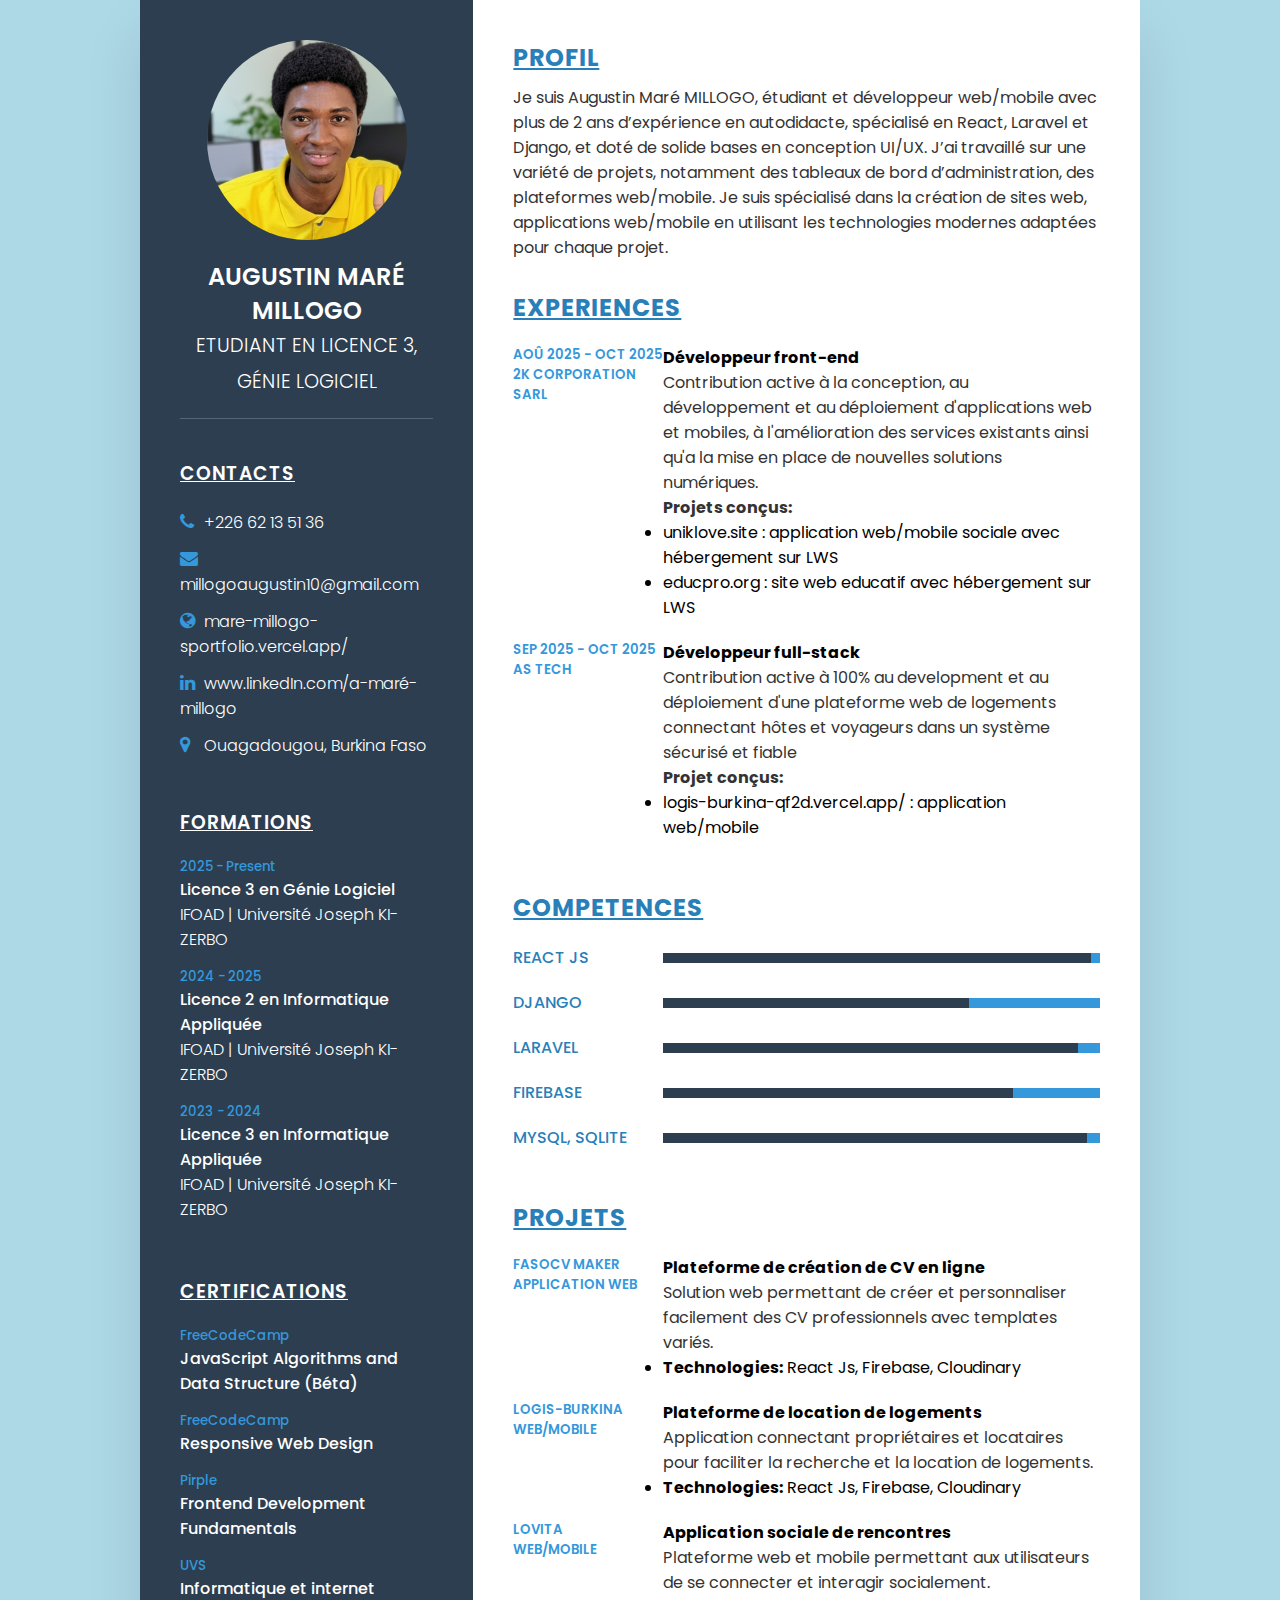
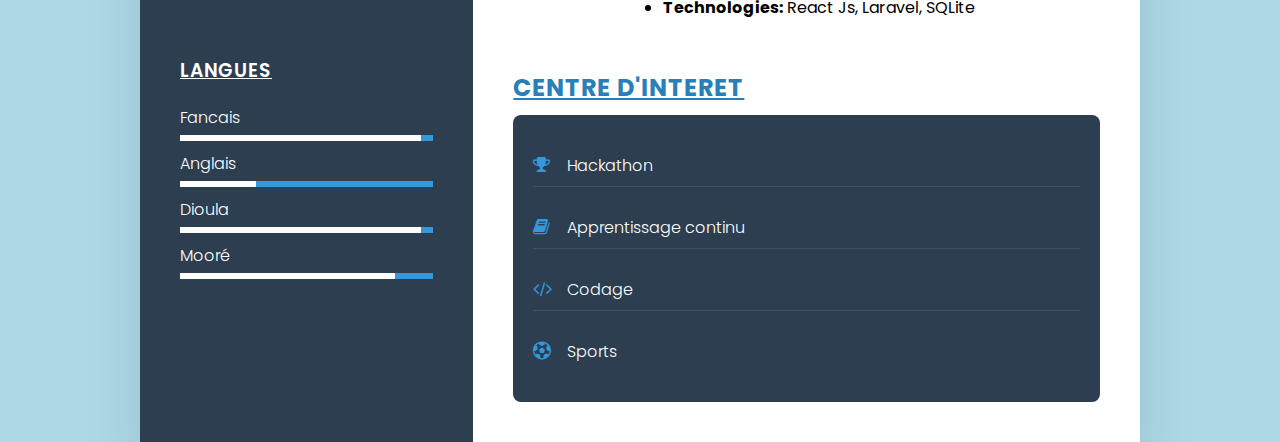
<file: CV-MILLOGO/index.html>
<!DOCTYPE html>
<html lang="en">
<head>
    <meta charset="UTF-8">
    <meta name="viewport" content="width=device-width, initial-scale=1.0">
    <link rel="stylesheet" href="style.css">
    <link rel="stylesheet" href="https://cdnjs.cloudflare.com/ajax/libs/font-awesome/4.7.0/css/font-awesome.css" 
    integrity="sha512-5A8nwdMOWrSz20fDsjczgUidUBR8liPYU+WymTZP1lmY9G6Oc7HlZv156XqnsgNUzTyMefFTcsFH/tnJE/+xBg==" 
    crossorigin="anonymous" referrerpolicy="no-referrer" />
    <title>CV-MILLOGO</title>
</head>
<body>
    <div class="container">
        <div class="left-side">
            <div class="profileTexte">
                <div class="imgBx">
                    <img src="assets/images/MILLOGO.jpg">
                </div>
                <h2>Augustin Maré MILLOGO<br><span>Etudiant en Licence 3, Génie Logiciel</span></h2>
            </div>
            <div class="contactInfo">
                <h3 class="title"><u class="souligne">Contacts</u></h3>
                <ul>
                    <li>
                        <span class="icon"><i class="fa fa-phone" aria-hidden="true"></i></span>
                        <span class="text">+226 62 13 51 36</span>
                    </li>
                    <li>
                        <span class="icon"><i class="fa fa-envelope" aria-hidden="true"></i></span>
                        <span class="text">millogoaugustin10@gmail.com</span>
                    </li>
                    <li>
                        <span class="icon"><i class="fa fa-globe" aria-hidden="true"></i></span>
                        <span class="text">mare-millogo-sportfolio.vercel.app/</span>
                    </li>
                    <li>
                        <span class="icon"><i class="fa fa-linkedin" aria-hidden="true"></i></span>
                        <span class="text">www.linkedIn.com/a-maré-millogo</span>
                    </li>
                    <li>
                        <span class="icon"><i class="fa fa-map-marker" aria-hidden="true"></i></span>
                        <span class="text">Ouagadougou, Burkina Faso</span>
                    </li>
                </ul>
            </div>
            <div class="contactInfo education">
                <h3 class="title"><u>Formations</u></h3>
                <ul>
                    <li>
                        <h5>2025 - Present</h5>
                        <h4>Licence 3 en Génie Logiciel</h4>
                        <h4>IFOAD | Université Joseph KI-ZERBO</h4>
                    </li>
                    <li>
                        <h5>2024 - 2025</h5>
                        <h4>Licence 2 en Informatique Appliquée</h4>
                        <h4>IFOAD | Université Joseph KI-ZERBO</h4>
                    </li>
                    <li>
                        <h5>2023 - 2024</h5>
                        <h4>Licence 3 en Informatique Appliquée</h4>
                        <h4>IFOAD | Université Joseph KI-ZERBO</h4>
                    </li>
                </ul>
            </div>

            <div class="contactInfo education">
                <h3 class="title"><u class="souligne">Certifications</u></h3>
                <ul>
                    <li>
                        <h5>FreeCodeCamp</h5>
                        <h4>JavaScript Algorithms and Data Structure (Béta)</h4>
                    </li>
                    <li>
                        <h5>FreeCodeCamp</h5>
                        <h4>Responsive Web Design</h4>
                    </li>
                    <li>
                        <h5>Pirple</h5>
                        <h4>Frontend Development Fundamentals</h4>
                    </li>
                    <li>
                        <h5>UVS</h5>
                        <h4>Informatique et internet</h4>
                    </li>
                </ul>
            </div>

            <div class="contactInfo language">
                <h3 class="title"><u class="souligne">Langues</u></h3>
                <ul>
                    <li>
                        <span class="text">Fancais</span>
                        <span class="percent">
                            <div style="width: 95%;"></div>
                        </span>
                    </li>
                    <li>
                        <span class="text">Anglais</span>
                        <span class="percent">
                            <div style="width: 30%;"></div>
                        </span>
                    </li>
                    <li>
                        <span class="text">Dioula</span>
                        <span class="percent">
                            <div style="width: 95%;"></div>
                        </span>
                    </li>
                    <li>
                        <span class="text">Mooré</span>
                        <span class="percent">
                            <div style="width: 85%;"></div>
                        </span>
                    </li>
                </ul>
            </div>

            
        </div>
        <div class="right-side">
            <div class="about">
                <h2 class="title2"> <u class="souligne">Profil</u></h2>
                <p class="para">Je suis Augustin Maré MILLOGO, étudiant et développeur web/mobile
                    avec plus de 2 ans d’expérience en autodidacte, spécialisé en React,
                    Laravel et Django, et doté de solide bases en conception UI/UX. J’ai
                    travaillé sur une variété de projets, notamment des tableaux de bord
                    d’administration, des plateformes web/mobile. Je suis spécialisé dans la
                    création de sites web, applications web/mobile en utilisant les
                    technologies modernes adaptées pour chaque projet.</p>
                    <h2 class="title2"><u class="souligne">Experiences</u></h2>
                    <div class="box">
                    <div class="year_company">
                        <h5>Aoû 2025 - Oct 2025</h5>
                        <h5>2K CORPORATION SARL</h5>
                    </div>
                    <div class="text">
                        <h4>Développeur front-end</h4>
                        <p>Contribution active à la conception,
                            au développement et au
                            déploiement d'applications web et
                            mobiles, à l'amélioration des
                            services existants ainsi qu'a la mise
                            en place de nouvelles solutions
                            numériques. <br>
                        <b>Projets conçus: <br></b>
                        <ul>
                            <li>uniklove.site : application
                                web/mobile sociale avec
                                hébergement sur LWS</li>
                                <li>educpro.org : site web educatif
                                    avec hébergement sur LWS</li>
                        </ul></p>
                    </div>
                </div>
                <div class="box">
                    <div class="year_company">
                        <h5>Sep 2025 - Oct 2025</h5>
                        <h5>AS Tech</h5>
                    </div>
                    <div class="text">
                        <h4>Développeur full-stack</h4>
                        <p>Contribution active à 100% au
                            development et au déploiement
                            d'une plateforme web de logements
                            connectant hôtes et voyageurs
                            dans un système sécurisé et fiable<br>
                            <b>Projet conçus: <br></b>
                            <ul>
                                <li>logis-burkina-qf2d.vercel.app/ :
                                    application web/mobile</li>
                                    
                            </ul></p>
                    </div>
                </div>
                
            </div>
            <div class="about skills">
                <h2 class="title2"><u class="souligne">Competences</u></h2>
                <div class="box">
                    <h4>React js</h4>
                    <div class="percent">
                        <div style="width: 98%;"></div>
                    </div>
                </div>
                <div class="box">
                    <h4>Django</h4>
                    <div class="percent">
                        <div style="width: 70%;"></div>
                    </div>
                </div>
                <div class="box">
                    <h4>Laravel</h4>
                    <div class="percent">
                        <div style="width: 95%;"></div>
                    </div>
                </div>
                <div class="box">
                    <h4>Firebase</h4>
                    <div class="percent">
                        <div style="width: 80%;"></div>
                    </div>
                </div>
                <div class="box">
                    <h4>MySQL, SQLite</h4>
                    <div class="percent">
                        <div style="width: 97%;"></div>
                    </div>
                </div>
            </div>

            <div class="about projects">
                <h2 class="title2"><u class="souligne">Projets</u></h2>
                <div class="box">
                    <div class="year_company">
                        <h5>FasoCv Maker</h5>
                        <h5>Application Web</h5>
                    </div>
                    <div class="text">
                        <h4>Plateforme de création de CV en ligne</h4>
                        <p>Solution web permettant de créer et personnaliser facilement des CV professionnels avec templates variés.</p>
                        <ul>
                            <li><strong>Technologies:</strong> React Js, Firebase, Cloudinary</li>
                        </ul>
                    </div>
                </div>
                
                <div class="box">
                    <div class="year_company">
                        <h5>Logis-Burkina</h5>
                        <h5>Web/Mobile</h5>
                    </div>
                    <div class="text">
                        <h4>Plateforme de location de logements</h4>
                        <p>Application connectant propriétaires et locataires pour faciliter la recherche et la location de logements.</p>
                        <ul>
                            <li><strong>Technologies:</strong> React Js, Firebase, Cloudinary</li>
                        </ul>
                    </div>
                </div>
                
                <div class="box">
                    <div class="year_company">
                        <h5>Lovita</h5>
                        <h5>Web/Mobile</h5>
                    </div>
                    <div class="text">
                        <h4>Application sociale de rencontres</h4>
                        <p>Plateforme web et mobile permettant aux utilisateurs de se connecter et interagir socialement.</p>
                        <ul>
                            <li><strong>Technologies:</strong> React Js, Laravel, SQLite</li>
                        </ul>
                    </div>
                </div>
            </div>
            <div class="about interest">
                <h2 class="title2"><u class="souligne">Centre d'interet</u></h2>
                <div class="interest-left-style">
                    <ul>
                        <li><i class="fa fa-trophy" aria-hidden="true"></i> Hackathon</li>
                        <li><i class="fa fa-book" aria-hidden="true"></i> Apprentissage continu</li>
                        <li><i class="fa fa-code" aria-hidden="true"></i> Codage</li>
                        <li><i class="fa fa-futbol-o" aria-hidden="true"></i> Sports</li>
                    </ul>
                </div>
            </div>
        </div>
    </div>
</body>
</html>
</file>
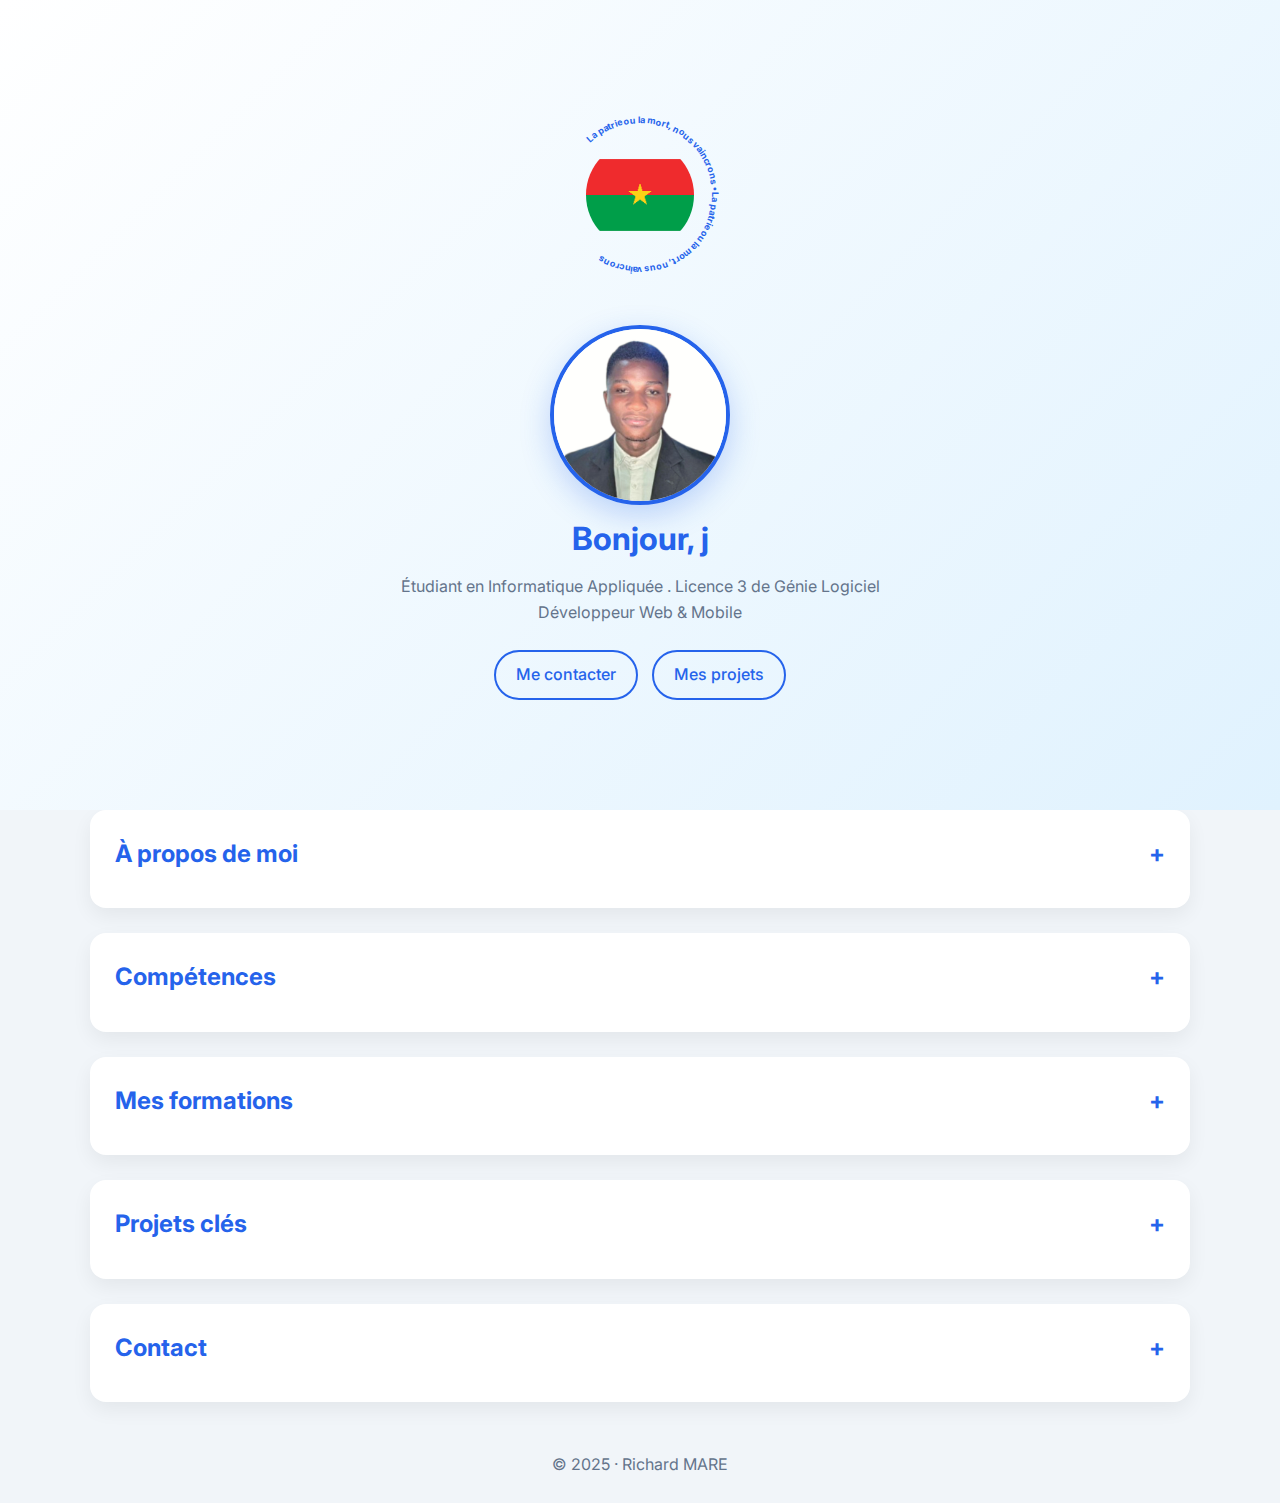
<file: CV-RICHARD_MARE/index.html>
<!DOCTYPE html>
<html lang="fr">
<head>
  <meta charset="UTF-8">
  <link rel="stylesheet" href="https://cdnjs.cloudflare.com/ajax/libs/font-awesome/6.5.0/css/all.min.css">
  <meta name="viewport" content="width=device-width, initial-scale=1.0">
  <title>CV – Richard MARE</title>
  <link rel="stylesheet" href="style.css">
</head>
<body>
<header class="hero">
  <div class="hero-flex">

    <!-- Cercle drapeau + texte circulaire -->
<div class="hero-flag">
  <svg viewBox="0 0 200 200">
    <!-- Cercle pour texte -->
    <defs>
      <path id="circlePath" d="M100,100 m-80,0 a80,80 0 1,1 160,0 a80,80 0 1,1 -160,0"/>
    </defs>

    <text fill="#2563eb" font-size="10" font-weight="700">
  <textPath id="rotatingTextPath" href="#circlePath" startOffset="0">
    La patrie ou la mort, nous vaincrons • La patrie ou la mort, nous vaincrons
  </textPath>
</text>

    <!-- Image du drapeau au centre -->
    <image href="images/bf-flag.png" x="40" y="40" width="120" height="120" clip-path="circle(60px at 60px 60px)"/>
  </svg>
</div>

    <!-- Photo et texte -->
    <div class="hero-photo-text">
      <div class="hero-photo">
        <img src="images/profile.jpg" alt="Photo de Richard MARE">
      </div>
      <div class="hero-text">
        <h1><span id="typing"></span></h1>
        <p class="subtitle">
          Étudiant en Informatique Appliquée . Licence 3 de Génie Logiciel   Développeur Web & Mobile
        </p>
        <div class="cta">
          <a href="#contact"  >Me contacter</a>
          <a href="#projects">Mes projets</a>
        </div>
      </div>
    </div>

  </div>
</header>


<!-- À PROPOS -->
<section class="section accordion">
  <h2 class="accordion-title">À propos de moi</h2>
  <div class="accordion-content">

    <div class="hero-about">
      <div class="about-field field-nom"><i class="fa-solid fa-user"></i> <span></span></div>
      <div class="about-field field-prenom"><i class="fa-solid fa-user"></i> <span></span></div>
      <div class="about-field field-age"><i class="fa-solid fa-cake-candles"></i> <span></span></div>
      <div class="about-field field-status"><i class="fa-solid fa-heart"></i> <span></span></div>
      <div class="about-field field-residence"><i class="fa-solid fa-map-marker-alt"></i> <span></span></div>
      <div class="about-field field-etudes"><i class="fa-solid fa-laptop-code"></i> <span></span></div>
      <div class="about-field field-ambition"><i class="fa-solid fa-lightbulb"></i> <span></span></div>
    </div>

  </div>
</section>



<!-- COMPÉTENCES -->
<section class="section accordion">
  <h2 class="accordion-title">Compétences</h2>
  <div class="accordion-content">
    <div class="skills-grid">
      <span class="badge-skill">C</span>
      <span class="badge-skill">JavaScript</span>
      <span class="badge-skill">PHP</span>
      <span class="badge-skill">Laravel</span>
      <span class="badge-skill">React Native</span>
      <span class="badge-skill">MySQL</span>
      <span class="badge-skill">Git / GitHub</span>
      <span class="badge-skill">API REST</span>
    </div>
  </div>
</section>

<!-- FORMATION -->
<section class="section accordion">
  <h2 class="accordion-title">Mes formations</h2>
  <div class="accordion-content">
    <div class="carousel formation-carousel">
      <button class="carousel-btn prev">&#10094;</button>
      <div class="carousel-track">
        <!-- Card 1 -->
        <div class="project-card">
          <div class="project-inner">
            <img src="images/logo-ifoad.jpg" alt="Licence Informatique Appliquée">
            <div class="project-body">
              <h3>Licence Informatique Appliquée</h3>
              <p class="muted">Université Joseph Ki-Zerbo – IFOAD</p>
              <p class="muted">- Génie Logiciel . Licence 3 -</p>
              <p class="year">2025-2026 – En cours</p>
            </div>
          </div>
        </div>
        <!-- Card 2 -->
        <div class="project-card">
          <div class="project-inner">
            <img src="images/redaction-projet.jpeg" alt="Rédaction de projet percutant">
            <div class="project-body">
              <h3>Rédaction de projet</h3>
              <p class="muted">LEO CLUB DE BOBO</p>
              <p class="year">2025</p>
            </div>
          </div>
        </div>
        <!-- Card 3 -->
        <div class="project-card">
          <div class="project-inner">
            <img src="images/secretariat.jpeg" alt="Gestion de secrétariat public">
            <div class="project-body">
              <h3>Gestion de secrétariat public</h3>
              <p class="muted">Emploi partiel</p>
              <p class="year">2018 - 2022</p>
            </div>
          </div>
        </div>
        <!-- Card 4 -->
        <div class="project-card">
          <div class="project-inner">
            <img src="images/musique.jpeg" alt="Musique, chant et batterie">
            <div class="project-body">
              <h3>Musique, chant et batterie</h3>
              <p class="muted">Chorale Sainte Cécile de Gon-Boussougou</p>
              <p class="year">2019 – 2022</p>
            </div>
          </div>
        </div>
        <!-- Card 5 -->
        <div class="project-card">
          <div class="project-inner">
            <img src="images/conduite-groupe.jpeg" alt="Conduite de groupe et d’équipe">
            <div class="project-body">
              <h3>Conduite de groupe et travail d’équipe</h3>
              <p class="muted">Mairie de Gon-Boussougou</p>
              <p class="year">2022</p>
            </div>
          </div>
        </div>
        <!-- Card 6 -->
        <div class="project-card">
          <div class="project-inner">
            <img src="images/mentorat-jeunes.jpeg" alt="Mentorat politique des jeunes">
            <div class="project-body">
              <h3>Mentorat politique des jeunes</h3>
              <p class="muted">Association PAGALAYIRI de Gon-Boussougou</p>
              <p class="year">2023</p>
            </div>
          </div>
        </div>
      </div>
      <button class="carousel-btn next">&#10095;</button>
    </div>
  </div>
</section>


<!-- PROJETS -->
<section class="section accordion" id="projects">
  <h2 class="accordion-title">Projets clés</h2>
  <div class="accordion-content">
    <div class="carousel">
      <div class="carousel-track">
        <div class="project-card">
          <div class="project-inner">
            <img src="images/ecommerce.jpeg" alt="E-commerce">
            <div class="project-body">
              <h3>E-commerce sécurisé</h3>
              <span class="badge">Laravel</span>
              <span class="badge">MySQL</span>
              <p>Plateforme complète avec paiements et administration.</p>
            </div>
          </div>
        </div>
        <div class="project-card">
          <div class="project-inner">
            <img src="images/mobile.jpg" alt="Application mobile">
            <div class="project-body">
              <h3>Application étudiants</h3>
              <span class="badge">React Native</span>
              <span class="badge">SQLite</span>
              <p>Application mobile fluide avec stockage local.</p>
            </div>
          </div>
        </div>
        <div class="project-card">
          <div class="project-inner">
            <img src="images/portfolio.jpeg" alt="Portfolio">
            <div class="project-body">
              <h3>Portfolio pro</h3>
              <span class="badge">Laravel</span>
              <span class="badge">Tailwind</span>
              <p>Portfolio avec backend admin sécurisé.</p>
            </div>
          </div>
        </div>
      </div>
      <button class="carousel-btn prev">‹</button>
      <button class="carousel-btn next">›</button>
    </div>
  </div>
</section>

<!-- CONTACT -->
<section class="section accordion" id="contact">
  <h2 class="accordion-title">Contact</h2>
  <div class="accordion-content contact-grid">
    <a href="tel:+22665711741" class="contact-card">
      <div class="card-bg phone-bg"></div>
      <div class="card-content">
        <i class="fas fa-phone"></i>
        <span>+226 65 71 17 41</span>
      </div>
    </a>
    <a href="mailto:marerichard10@email.com" class="contact-card">
      <div class="card-bg email-bg"></div>
      <div class="card-content">
        <i class="fas fa-envelope"></i>
        <span>marerichard10@email.com</span>
      </div>
    </a>
    <a href="https://github.com/darkENEyes" class="contact-card" target="_blank" rel="noopener">
      <div class="card-bg github-bg"></div>
      <div class="card-content">
        <i class="fab fa-github"></i>
        <span>github.com/darkENEyes</span>
      </div>
    </a>
    <a href="https://www.facebook.com/richard.mare.91011" class="contact-card" target="_blank" rel="noopener">
      <div class="card-bg facebook-bg"></div>
      <div class="card-content">
        <i class="fab fa-facebook"></i>
        <span>facebook.com/richard.mare.91011</span>
      </div>
    </a>
    <div class="contact-card">
      <div class="card-bg bf-bg"></div>
      <div class="card-content">
        <i class="fas fa-map-marker-alt"></i>
        <span>Burkina Faso</span>
      </div>
    </div>
  </div>
</section>

<footer>
  <p>© 2025 · Richard MARE</p>
</footer>

<script src="script.js"></script>
</body>
</html>
</file>
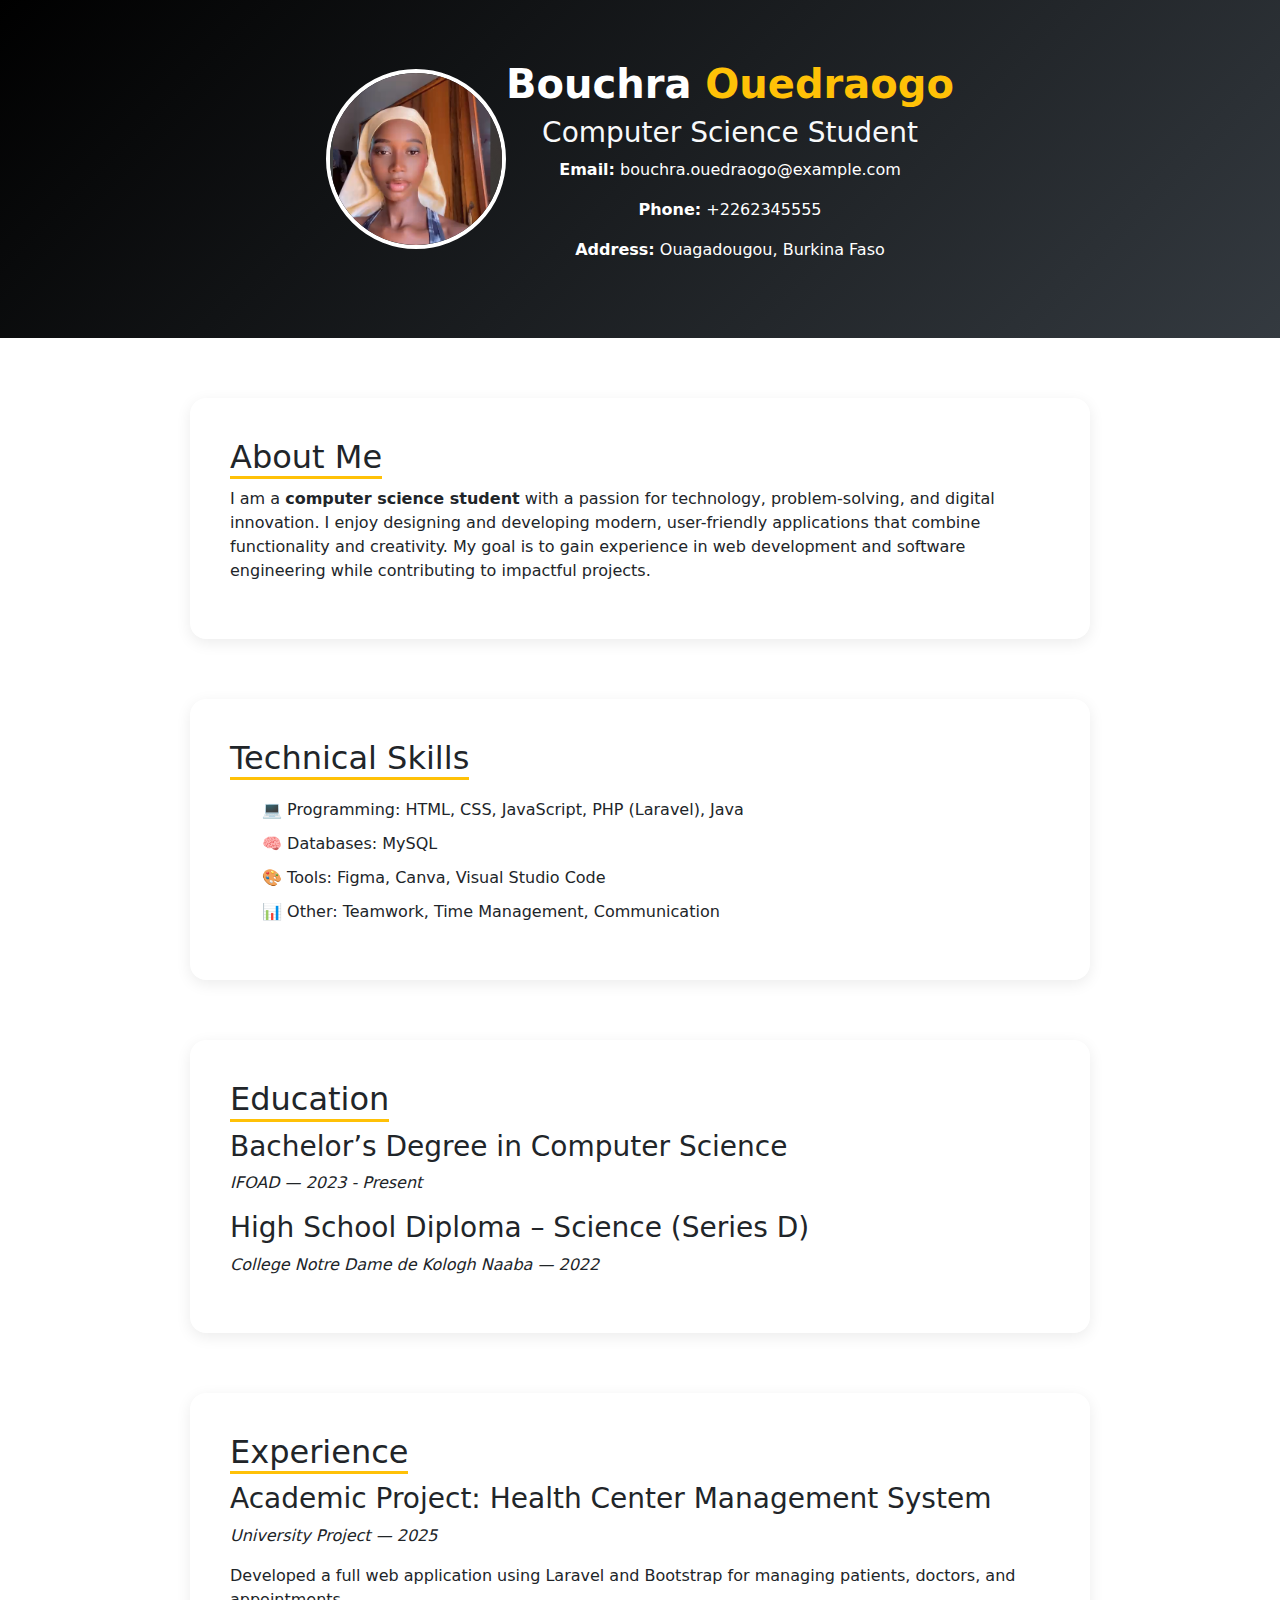
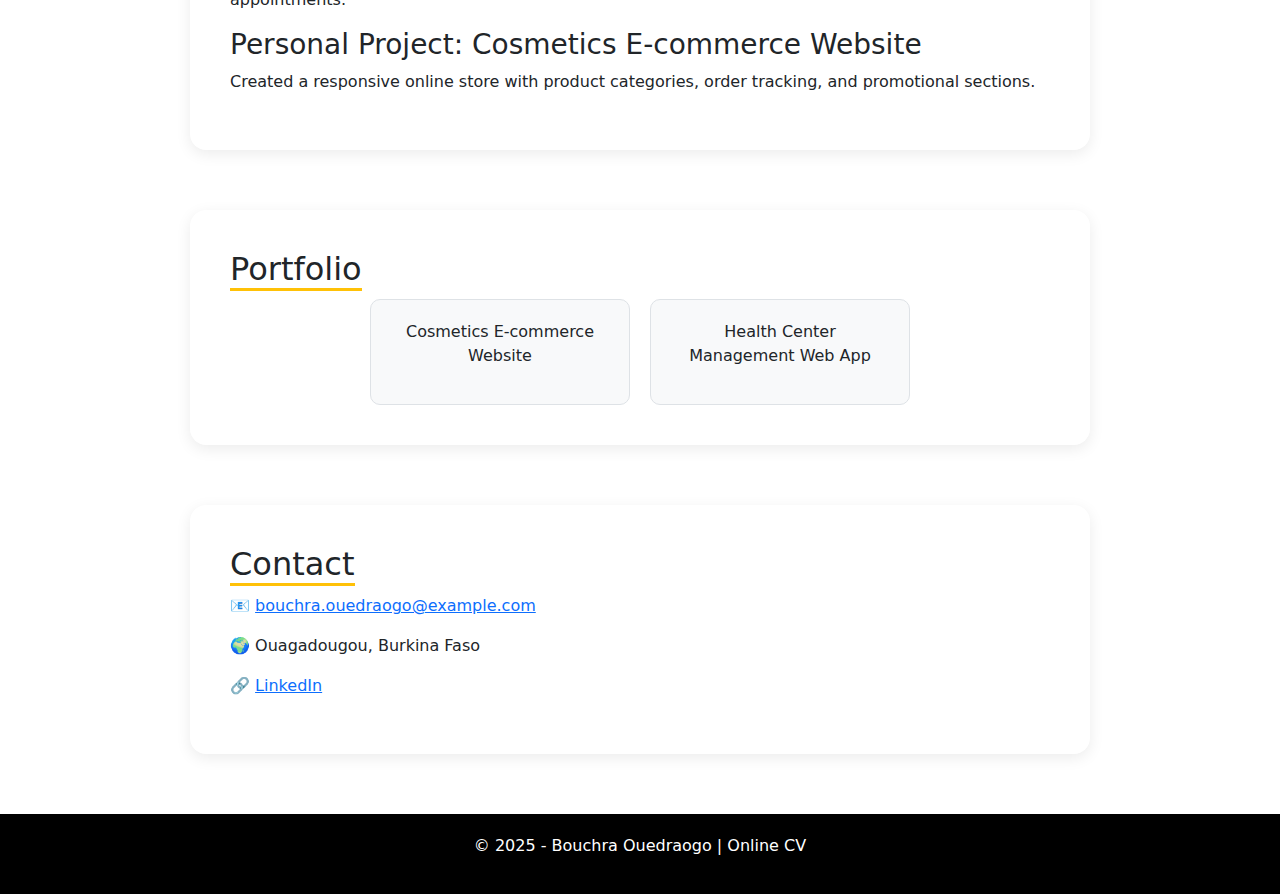
<file: CV Neerwaya/curi.html>
<!DOCTYPE html>
<html lang="en">
<head>
  <meta charset="UTF-8" />
  <meta name="viewport" content="width=device-width, initial-scale=1.0" />
  <title>CV - Bouchra Ouedraogo</title>
  <link rel="stylesheet" href="cv.css" />
  <link href="https://fonts.googleapis.com/css2?family=Poppins:wght@400;600;700&display=swap" rel="stylesheet">
  <link href="https://cdn.jsdelivr.net/npm/bootstrap@5.3.3/dist/css/bootstrap.min.css" rel="stylesheet">
<script src="https://cdn.jsdelivr.net/npm/bootstrap@5.3.3/dist/js/bootstrap.bundle.min.js"></script>
</head>
<body>
  <header class="cv-header">
    <div class="photo">
      <img src="image/bouchra.png" alt="Photo de Bouchra Ouedraogo">



    </div>
    <div class="header-content">
      <h1>Bouchra <span>Ouedraogo</span></h1>
      <h3>Computer Science Student</h3>
      <p><strong>Email:</strong> bouchra.ouedraogo@example.com</p>
      <p><strong>Phone:</strong> +2262345555</p>
      <p><strong>Address:</strong> Ouagadougou, Burkina Faso</p>
      
    </div>
  </header>

  <main>
    <section class="about">
      <h2>About Me</h2>
      <p>
        I am a <strong>computer science student</strong> with a passion for technology, problem-solving, 
        and digital innovation. I enjoy designing and developing modern, user-friendly applications 
        that combine functionality and creativity. My goal is to gain experience in web development 
        and software engineering while contributing to impactful projects.
      </p>
    </section>

    <section class="skills">
      <h2>Technical Skills</h2>
      <ul>
        <li>💻 Programming: HTML, CSS, JavaScript, PHP (Laravel), Java</li>
        <li>🧠 Databases: MySQL</li>
        <li>🎨 Tools: Figma, Canva, Visual Studio Code</li>
        <li>📊 Other: Teamwork, Time Management, Communication</li>
      </ul>
    </section>

    <section class="education">
      <h2>Education</h2>
      <div class="education-item">
        <h3>Bachelor’s Degree in Computer Science</h3>
        <p><em>IFOAD — 2023 - Present</em></p>
      </div>
      <div class="education-item">
        <h3>High School Diploma – Science (Series D)</h3>
        <p><em>College Notre Dame de Kologh Naaba — 2022</em></p>
      </div>
    </section>

    <section class="experience">
      <h2>Experience</h2>
      <div class="exp-item">
        <h3>Academic Project: Health Center Management System</h3>
        <p><em>University Project — 2025</em></p>
        <p>Developed a full web application using Laravel and Bootstrap for managing patients, doctors, and appointments.</p>
      </div>
      <div class="exp-item">
        <h3>Personal Project: Cosmetics E-commerce Website</h3>
        <p>Created a responsive online store with product categories, order tracking, and promotional sections.</p>
      </div>
    </section>

    <section class="portfolio">
      <h2>Portfolio</h2>
      <div class="portfolio-grid">
        <div class="project">
          
          <p>Cosmetics E-commerce Website</p>
        </div>
        <div class="project">
          
          <p>Health Center Management Web App</p>
        </div>
      </div>
    </section>

    <section class="contact">
      <h2>Contact</h2>
      <p>📧 <a href="mailto:bouchra.ouedraogo@.com">bouchra.ouedraogo@example.com</a></p>
      <p>🌍 Ouagadougou, Burkina Faso</p>
      <p>🔗 <a href="https://linkedin.com/in/bouchra-ouedraogo" target="_blank">LinkedIn</a></p>
    </section>
  </main>

  <footer>
    <p>© 2025 - Bouchra Ouedraogo | Online CV</p>
  </footer>
</body>
</html>
</file>
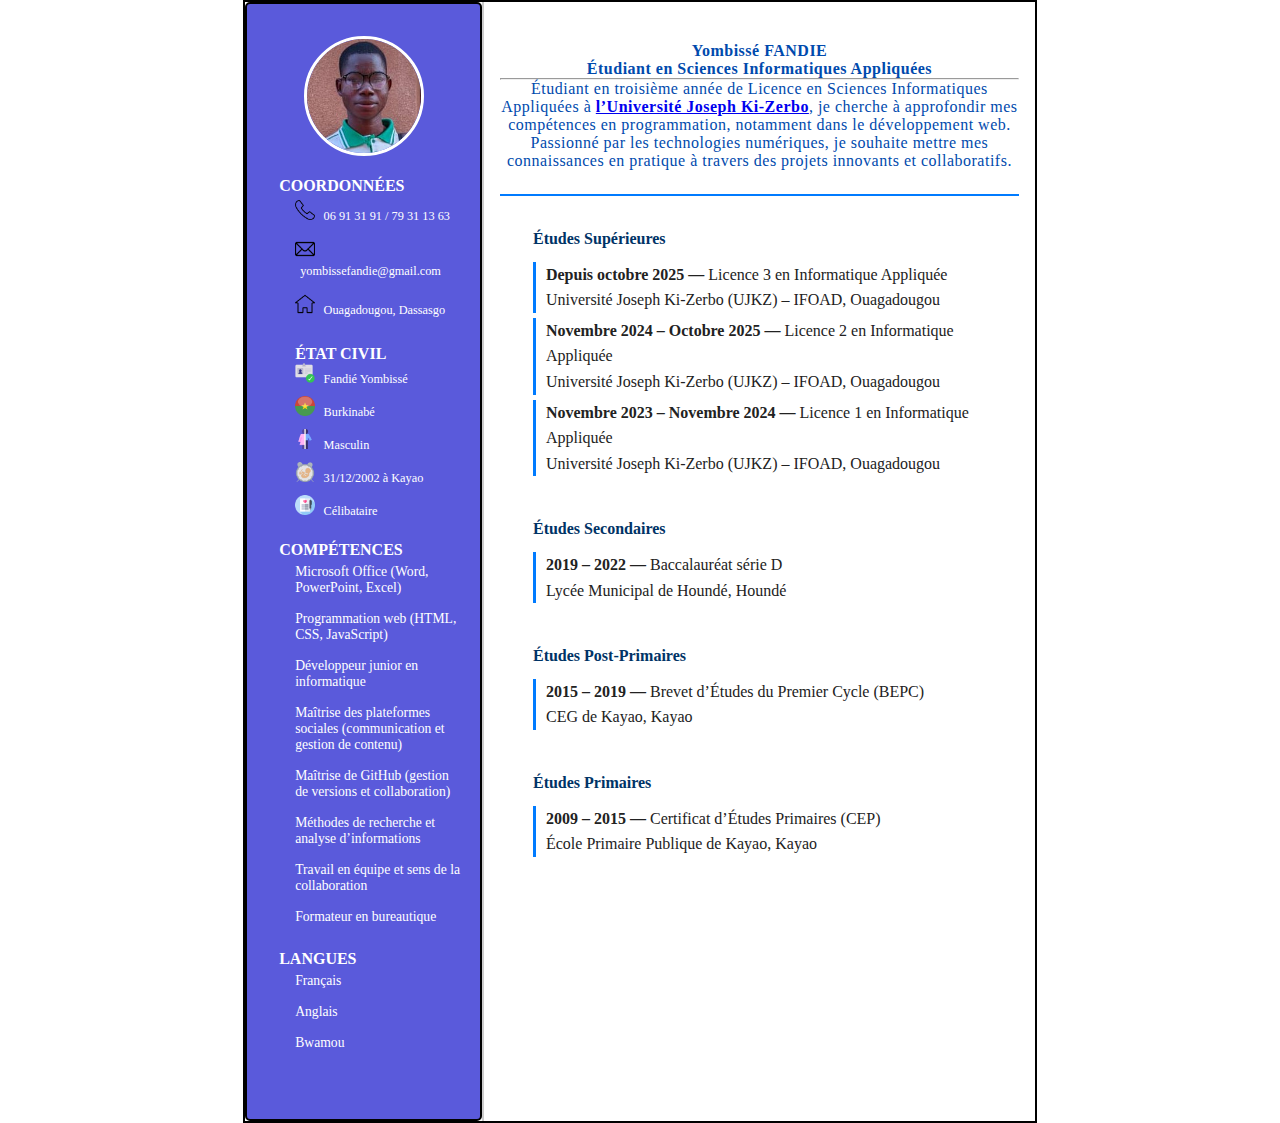
<file: Fandie_yombisseCV/yombisseCV.html>
<!DOCTYPE html>
<html lang="fr">
<head>
    <meta charset="UTF-8">
    <meta name="viewport" content="width=device-width, initial-scale=1.0">
    <link rel="stylesheet" href="yombisseCV.css">
    <title>CV DE FANDIE MICHEL</title>
</head>
<body>
    
    <div class="main-card">
        
        <div class="card-info">
            <div class="profile">
                <img src="fandie.jpg" alt="photo de profil">
            </div>
            <ul>
                <li>
                    <div class="cordonnees">
                        <h3>COORDONNÉES</h3>
                       <ul>
                        <li>
                             <img src="telephone.png" width="20" height="20" alt="contact">
                            <span>06 91 31 91 / 79 31 13 63</span><br>
                        </li>
                        <li>
                            <img src="courrier.png" width="20" height="20" alt="email">
                            <span>yombissefandie@gmail.com</span><br>
                        </li>
                        <li>
                            <img src="abri.png" width="20" height="20" alt="adresse">
                            <span>Ouagadougou, Dassasgo</span><br>
                        </li>
                       </ul>
                    </div>
                </li>

                <li>
                    <div class="etat-civil">
                        <ul>
                            <li>
                                <h3>ÉTAT CIVIL</h3>
                                <img src="carte-didentite.png" alt="nom" width="20" height="20">
                                <span>Fandié Yombissé</span><br>
                            </li>
                            <li>
                                <img src="cercle.png" alt="nationalité" width="20" height="20">
                                <span>Burkinabé</span><br>
                            </li>
                            <li>
                                <img src="dysphorie-de-genre.png" alt="genre" width="20" height="20">
                                <span>Masculin</span><br>
                            </li>
                            <li>
                                <img src="heure-de-livraison.png" alt="date de naissance" width="20" height="20">
                                <span>31/12/2002 à Kayao</span><br>
                            </li>

                            <li>
                                <img src="voeux-matrimoniaux.png" alt="situation matrimoniale" width="20" height="20">
                                <span>Célibataire</span><br>
                            </li>
                        </ul>
                    </div>
                </li>

                <li>
                    <div class="competences">
                        <h3>COMPÉTENCES</h3>
                            <ul>
                                <li>Microsoft Office (Word, PowerPoint, Excel)</li>
                                <li>Programmation web (HTML, CSS, JavaScript)</li>
                                <li>Développeur junior en informatique</li>
                                <li>Maîtrise des plateformes sociales (communication et gestion de contenu)</li>
                                <li>Maîtrise de GitHub (gestion de versions et collaboration)</li>
                                <li>Méthodes de recherche et analyse d’informations</li>
                                <li>Travail en équipe et sens de la collaboration</li>
                                <li>Formateur en bureautique</li>
                            </ul>
                    </div>
                </li>
                <li>
                    <div class="language">
                        <h3>LANGUES</h3>
                        <ul>
                            <li>Français</li>
                            <li>Anglais</li>
                            <li>Bwamou</li>
                        </ul>
                    </div>
                </li>
            </ul>
        </div>

        <div class="card-right">
            <div class="profile-info">
                <div class="profile-header">
                    <h3><strong>Yombissé FANDIE</strong></h3>
                    <h4>Étudiant en Sciences Informatiques Appliquées</h4>
                    <hr>
                    <p>
                        Étudiant en troisième année de Licence en Sciences Informatiques Appliquées à 
                        <strong><a href="#">l’Université Joseph Ki-Zerbo</a></strong>, je cherche à approfondir mes compétences 
                        en programmation, notamment dans le développement web. Passionné par les technologies numériques, 
                        je souhaite mettre mes connaissances en pratique à travers des projets innovants et collaboratifs.
                    </p>
                </div>

                <div class="conteneur">
                    <div class="barre1"></div>

                    <ul class="liste-etudes">
                        <li>
                            <div class="etude-superieure">
                                <h4>Études Supérieures</h4>
                                <p><strong>Depuis octobre 2025 —</strong> Licence 3 en Informatique Appliquée<br>
                                Université Joseph Ki-Zerbo (UJKZ) – IFOAD, Ouagadougou</p>

                                <p><strong>Novembre 2024 – Octobre 2025 —</strong> Licence 2 en Informatique Appliquée<br>
                                Université Joseph Ki-Zerbo (UJKZ) – IFOAD, Ouagadougou</p>

                                <p><strong>Novembre 2023 – Novembre 2024 —</strong> Licence 1 en Informatique Appliquée<br>
                                Université Joseph Ki-Zerbo (UJKZ) – IFOAD, Ouagadougou</p>
                            </div>
                        </li>

                        <li>
                            <div class="etude-secondaire">
                                <h4>Études Secondaires</h4>
                                <p><strong>2019 – 2022 —</strong> Baccalauréat série D<br>
                                Lycée Municipal de Houndé, Houndé</p>
                            </div>
                        </li>

                        <li>
                            <div class="etude-post-primaire">
                                <h4>Études Post-Primaires</h4>
                                <p><strong>2015 – 2019 —</strong> Brevet d’Études du Premier Cycle (BEPC)<br>
                                CEG de Kayao, Kayao</p>
                            </div>
                        </li>

                        <li>
                            <div class="etude-primaire">
                                <h4>Études Primaires</h4>
                                <p><strong>2009 – 2015 —</strong> Certificat d’Études Primaires (CEP)<br>
                                École Primaire Publique de Kayao, Kayao</p>
                            </div>
                        </li>
                    </ul>
                </div>
            </div>
        </div>
    </div>

</body>
</html>
</file>
<file: CV-MILLOGO/style.css>
@import url('https://fonts.googleapis.com/css2?family=Poppins:ital,wght@0,100;0,200;0,300;0,400;0,500;0,600;0,700;0,800;0,900;1,100;1,200;1,300;1,400;1,500;1,600;1,700;1,800;1,900&display=swap');
*{
    margin: 0;
    padding: 0;
    box-sizing: border-box;
    font-family: 'Poppins', sans-serif;
}
body{
    background-color: lightblue;
    display: flex;
    justify-content: center;
    align-items: center;
    min-height: 100vh;
}
.container{
    position: relative;
    width: 100%;
    max-width: 1000px;
    min-height: 1000px;
    background: #fff;
    display: grid;
    grid-template-columns: 1fr 2fr;
    box-shadow: 0 35px 55px rgba(0,0,0,0.1);
}
.container .left-side{
    position: relative;
    background: #2c3e50;
    padding: 40px;
}
.profileTexte{
    position: relative;
    display: flex;
    flex-direction: column;
    align-items: center;
    padding-bottom: 20px;
    border-bottom: 1px solid rgba(255,255,255,0.2);
}
.profileTexte .imgBx{
    position: relative;
    width: 200px;
    height: 200px;
    border-radius: 50%;
    overflow: hidden;
}
.profileTexte .imgBx img{
    top: 0;
    left: 0;
    width: 100%;
    height: 100%;
    object-fit: cover;
}
.interest-left-style {
    background: #2c3e50;
    padding: 20px;
    border-radius: 8px;
    margin-top: 10px;
}

.interest-left-style ul {
    display: flex;
    flex-direction: column;
}

.interest-left-style ul li {
    position: relative;
    list-style: none;
    margin: 10px 0;
    color: #fff;
    font-weight: 300;
    padding: 8px 0;
    border-bottom: 1px solid rgba(255, 255, 255, 0.1);
}

.interest-left-style ul li:last-child {
    border-bottom: none;
}

.interest-left-style ul li .fa {
    display: inline-block;
    width: 20px;
    font-size: 18px;
    color: #3498db;
    margin-right: 10px;
}

.profileTexte h2{
    color: #fff;
    font-size: 1.5em;
    margin-top: 20px;
    text-transform: uppercase;
    text-align: center;
    font-weight: 600;
    line-height: 1.4em;
}
.profileTexte h2 span{
    font-size: 0.8em;
    font-weight: 300;
}
.contactInfo{
    padding-top: 40px;
}
.title{
    color: #fff;
    text-transform: uppercase;
    font-weight: 600;
    letter-spacing: 1px;
    margin-bottom: 20px;
}
.para{
    margin-bottom: 30px;
}
.contactInfo ul{
    position: relative;
}
.contactInfo ul li{
    position: relative;
    list-style: none;
    margin: 10px 0;
    cursor: pointer;
}
.contactInfo ul li .icon{
    display: inline-block;
    width: 20px;
    font-size: 18px;
    color: #3498db;
}
.contactInfo ul li span{
    color: #fff;
    font-weight: 300;
}
.contactInfo.education li{
    margin-bottom: 15px;
}
.contactInfo.education h5{
    color: #3498db;
    font-weight: 500;
}
.contactInfo.education h4:nth-child(2){
    color: #fff;
    font-weight: 500;
}
.contactInfo.education h4{
    color: #fff;
    font-weight: 300;
}
.contactInfo.language .percent{
    position: relative;
    width: 100%;
    height: 6px;
    background: #3498db;
    display: block;
    margin-top: 5px;
}
.contactInfo.language .percent div{
    position: absolute;
    top: 0;
    left: 0;
    height: 100%;
    background: #fff;
}
.container .right-side{
    position: relative;
    background: #fff;
    padding: 40px;
}
.about{
    margin-bottom: 50px;
}
.about:last-child
{
    margin-bottom: 0;
}
.title2{
    color: #2980b9;
    text-transform: uppercase;
    letter-spacing: 1px;
    margin-bottom: 10px;
}
p{
    color: #333;
}
.about .box{
    display: flex;
    flex-direction: row;
    margin: 20px 0;
}
.about .box .year_company{
    min-width: 150px;
}
.about .box .year_company h5{
    text-transform: uppercase;
    color: #3498db;
    font-weight: 600;
}
.skills .box{
    position: relative;
    width: 100%;
    display: grid;
    grid-template-columns: 150px 1fr;
    justify-content: center;
    align-items: center;
}
.skills .box h4{
    text-transform: uppercase;
    color: #2980b9;
    font-weight: 500;
}
.skills .box .percent{
    position:relative;
    width: 100%;
    height: 10px;
    background: #3498db;
}
.skills .box .percent div{
    position: absolute;
    top: 0;
    left: 0;
    height: 100%;
    background: #2c3e50;
}

@media(max-width:1000px)
{
    .container{
        margin: 10px;
        grid-template-columns: repeat(1,1fr);
    }
    .interest ul{
        grid-template-columns: repeat(2,1fr);
    }
}
@media(max-width:600px)
{
    .about .box{
        flex-direction: column;
    }
    .about .box .year_company{
        margin-bottom: 5px;
    }
    .interest ul{
        grid-template-columns: repeat(1,1fr);
    }
    .skills .box{
        grid-template-columns: repeat(1,1fr);
    }
}
</file>
<file: CV-RICHARD_MARE/style.css>
@import url('https://fonts.googleapis.com/css2?family=Inter:wght@300;500;700&display=swap');

:root {
  --blue: #2563eb;
  --blue-soft: #e0f2fe;
  --bg-main: #f1f5f9;
  --bg-card: #ffffff;
  --text-main: #0f172a;
  --text-muted: #64748b;
}

* {
  box-sizing: border-box;
  margin: 0;
  padding: 0;
}

body {
  font-family: 'Inter', sans-serif;
  background: var(--bg-main);
  color: var(--text-main);
  line-height: 1.6;
}

/* ===== TITRES ===== */
h1, h2 {
  color: var(--blue);
  margin-bottom: 10px;
}

/* ===== HERO ===== */
.hero {
  min-height: 90vh;
  display: flex;
  align-items: center;
  justify-content: center;
  background: linear-gradient(135deg, #ffffff, var(--blue-soft));
  position: relative;
  padding: 40px 20px;
  text-align: center;
}

.hero-flex {
  display: flex;
  flex-direction: column;
  align-items: center;
  gap: 20px;
  max-width: 600px;
  width: 100%;
}

.hero-photo img {
  width: 180px;
  height: 180px;
  border-radius: 50%;
  object-fit: cover;
  border: 4px solid var(--blue);
  box-shadow: 0 10px 30px rgba(37,99,235,0.25);
}

.hero-text {
  max-width: 520px;
}

.subtitle {
  color: var(--text-muted);
  margin-bottom: 20px;
}

/* ===== BOUTONS ===== */
.cta a {
  display: inline-block;
  margin: 5px;
  padding: 10px 20px;
  border: 2px solid var(--blue);
  color: var(--blue);
  text-decoration: none;
  border-radius: 999px;
  font-weight: 500;
  transition: 0.3s;
}

.cta a:hover {
  background: var(--blue);
  color: #fff;
}

/* ===== SECTIONS ===== */
.section {
  padding: 50px 20px;
  max-width: 1100px;
  margin: auto;
}

/* ===== ACCORDÉON ===== */
.accordion {
  background: var(--bg-card);
  border-radius: 16px;
  margin-bottom: 25px;
  padding: 25px;
  box-shadow: 0 8px 20px rgba(0,0,0,0.06);
}

.accordion-title {
  cursor: pointer;
  position: relative;
  padding-right: 30px;
}

.accordion-title::after {
  content: "+";
  position: absolute;
  right: 0;
  font-size: 1.5rem;
  color: var(--blue);
}

.accordion.active .accordion-title::after {
  content: "−";
}

.accordion-content {
  max-height: 0;
  overflow: hidden;
  opacity: 0;
  transition: all 0.4s ease;
}

.accordion.active .accordion-content {
  max-height: 2000px;
  opacity: 1;
  margin-top: 20px;
}

/* ===== COMPÉTENCES ===== */
.skills-grid {
  display: grid;
  grid-template-columns: repeat(auto-fit, minmax(110px, 1fr));
  gap: 12px;
}

.badge-skill {
  background: var(--blue-soft);
  color: var(--blue);
  padding: 10px;
  border-radius: 999px;
  text-align: center;
  font-weight: 500;
}

/* ===== FORMATION ===== */
.card {
  border-left: 4px solid var(--blue);
  padding: 20px;
  border-radius: 12px;
  box-shadow: 0 8px 20px rgba(0,0,0,0.05);
}

.muted {
  color: var(--text-muted);
}

/* ===== CARROUSEL PROJETS ===== */
.carousel {
  position: relative;
  overflow: hidden;
  margin-top: 20px;
}

.carousel-track {
  display: flex;
  transition: transform 0.5s ease;
}

.project-card {
  min-width: 100%;
  padding: 10px;
}

.project-inner {
  background: var(--bg-card);
  border-radius: 16px;
  overflow: hidden;
  box-shadow: 0 10px 25px rgba(0,0,0,0.08);
}

.project-inner img {
  width: 100%;
  height: 200px;
  object-fit: cover;
}

.project-body {
  padding: 20px;
}

.badge {
  background: var(--blue-soft);
  color: var(--blue);
  padding: 4px 10px;
  border-radius: 999px;
  font-size: 0.75rem;
  margin-right: 5px;
}

/* ===== CARROUSEL CONTROLS ===== */
.carousel-btn {
  position: absolute;
  top: 45%;
  background: var(--blue);
  color: #fff;
  border: none;
  width: 36px;
  height: 36px;
  border-radius: 50%;
  cursor: pointer;
  z-index: 5;
}

.prev { left: 10px; }
.next { right: 10px; }

/* ===== FOOTER ===== */
footer {
  text-align: center;
  padding: 25px;
  color: var(--text-muted);
}

/* ===== CONTACT ===== */
.contact-grid {
  display: grid;
  grid-template-columns: repeat(auto-fit, minmax(180px, 1fr));
  gap: 20px;
}

.contact-card {
  position: relative;
  display: block;
  border-radius: 16px;
  overflow: hidden;
  text-decoration: none;
  color: #fff;
  height: 120px;
  transition: transform 0.3s, box-shadow 0.3s;
}

.contact-card:hover {
  transform: translateY(-5px);
  box-shadow: 0 12px 25px rgba(0,0,0,0.2);
}

.card-bg {
  position: absolute;
  top: 0; left: 0; right: 0; bottom: 0;
  background-size: cover;
  background-position: center;
  filter: brightness(0.6);
  transition: filter 0.3s;
}

.contact-card:hover .card-bg {
  filter: brightness(0.8);
}

.card-content {
  position: relative;
  z-index: 2;
  height: 100%;
  display: flex;
  flex-direction: column;
  align-items: center;
  justify-content: center;
  font-size: 1rem;
  font-weight: 500;
  text-align: center;
}

.card-content i {
  font-size: 2rem;
  margin-bottom: 8px;
}

.phone-bg { background-image: url('images/phone-bg.png'); }
.email-bg { background-image: url('images/email-bg.jpeg'); }
.github-bg { background-image: url('images/github-bg.jpeg'); }
.facebook-bg { background-image: url('images/facebook-bg.jpeg'); }
.bf-bg { background-image: url('images/localisation-logo.jpeg'); }

/* ===== DRAPEAU CIRCULAIRE ===== */
.hero-flag {
  width: 180px;
  height: 180px;
  margin-bottom: 20px;
}

.hero-flag svg {
  width: 100%;
  height: 100%;
}

/* ===== RESPONSIVE ===== */
@media (max-width: 768px) {
  /* Hero layout centré */
  .hero-flex {
    flex-direction: column;
    align-items: center; /* centre horizontalement le contenu */
    text-align: center;
    gap: 20px; /* espace réduit pour mobile */
  }

  /* Photo */
  .hero-photo img {
    width: 140px;
    height: 140px;
  }

  /* Texte */
  .hero-text {
    max-width: 100%;
  }

  /* Carrousel images */
  .project-inner img {
    height: 160px;
  }

  /* Contact cards */
  .contact-grid {
    grid-template-columns: repeat(auto-fit, minmax(140px, 1fr));
    gap: 15px;
  }

  .contact-card {
    height: 100px;
  }

  .card-content i {
    font-size: 1.6rem;
  }

  /* Drapeau circulaire centré sous le hero-photo */
  .hero-flag {
    position: static;       /* permet l'empilement sous le hero-photo */
    margin: 20px auto;      /* centré horizontalement */
    width: 140px;
    height: 140px;
    display: block;
  }

  .hero-flag svg {
    width: 100%;
    height: 100%;
  }
}


/*A propos*/

.hero-about {
  display: flex;
  flex-direction: column;
  gap: 12px;
  margin-top: 20px;
  padding: 15px 20px;
  background: var(--bg-card);
  border-radius: 12px;
  box-shadow: 0 8px 20px rgba(0,0,0,0.08);
  font-weight: 500;
}

.about-field {
  font-size: 1rem;
  display: flex;
  align-items: center;
}

.about-field i {
  margin-right: 8px;
}

/* Couleurs par champ */
.field-nom i { color: #0b1;}
 .field-nom span { color: #000; font-size: 22; }
.field-prenom i { color: #0b1; }
.field-prenom span { color: #000; font-size: 20;}
.field-age i { color: rgb(43, 33, 239); } 
.field-age span { color: #000; font-size: 18;}
.field-status i { color: rgb(255, 184, 6); font-size: 17; } 
.field-status span { color: #000; }
.field-residence i { color: rgb(244, 57, 15); font-size: 16; }
.field-residence span { color: #000; }
.field-etudes i, .field-etudes span { color: #1e9eff; font-size: 14;}
.field-ambition i, .field-ambition span { color: #000; font-size: 12; }
/* Animation typing */
@keyframes typing {
  from { width: 0; }
  to { width: 100%; }
}

@keyframes blink {
  0%, 50%, 100% { opacity: 1; }
  25%, 75% { opacity: 0; }
}

/* ===== FORMATION CARROUSEL ===== */
.formation-carousel {
  position: relative;
  overflow: hidden;
  margin-top: 20px;
}

.carousel-track {
  display: flex;
  transition: transform 0.5s ease;
}

.project-card {
  min-width: 100%;
  padding: 10px;
}

.project-inner {
  background: var(--bg-card);
  border-radius: 16px;
  overflow: hidden;
  box-shadow: 0 8px 20px rgba(0,0,0,0.08);
  display: flex;
  flex-direction: column;
}

.project-inner img {
  width: 100%;
  height: 140px; /* réduit pour être plus proportionné */
  object-fit: cover;
  border-bottom: 2px solid var(--blue);
}

.project-body {
  padding: 15px 20px;
}

.project-body h3 {
  margin-bottom: 6px;
  color: var(--blue);
  font-size: 1.05rem;
}

.project-body .muted {
  color: var(--text-muted);
  font-size: 0.85rem;
  margin-bottom: 4px;
}

.project-body .year {
  font-size: 0.8rem;
  color: #64748b;
}

/* Boutons carrousel */
.carousel-btn {
  position: absolute;
  top: 45%;
  background: var(--blue);
  color: #fff;
  border: none;
  width: 32px;
  height: 32px;
  border-radius: 50%;
  cursor: pointer;
  z-index: 5;
  font-size: 18px;
}

.prev { left: 5px; }
.next { right: 5px; }

/* ===== Responsive ===== */
@media (max-width: 768px) {
  .project-inner img {
    height: 120px;
  }
  .carousel-btn {
    width: 28px;
    height: 28px;
    font-size: 16px;
  }
}
</file>
<file: CV Neerwaya/cv.css>
body {
  font-family: 'Poppins', sans-serif;
  background-color: #f8f9fa;
  color: #212529;
  margin: 0;
  padding: 0;
}

/* ===== HEADER ===== */
header.cv-header {
  background: linear-gradient(135deg, #000, #343a40);
  color: white;
  padding: 60px 20px;
  display: flex;
  flex-wrap: wrap;
  justify-content: center;
  align-items: center;
  text-align: center;
}

header .photo img {
  width: 180px;
  height: 180px;
  object-fit: cover;
  border-radius: 50%;
  border: 4px solid white;
  margin-bottom: 20px;
}

header h1 {
  font-size: 2.5rem;
  font-weight: 700;
}

header h1 span {
  color: #ffc107;
}

header h3 {
  font-weight: 500;
  color: #f8f9fa;
}

/* ===== SECTIONS ===== */
section {
  margin: 60px auto;
  max-width: 900px;
  background: white;
  padding: 40px;
  border-radius: 16px;
  box-shadow: 0 4px 15px rgba(0,0,0,0.08);
}

h2 {
  color: #000;
  font-weight: 700;
  border-bottom: 3px solid #ffc107;
  display: inline-block;
  margin-bottom: 25px;
}

ul {
  list-style-type: none;
  padding: 0;
}

ul li {
  margin: 10px 0;
  font-size: 1rem;
}

/* ===== PORTFOLIO ===== */
.portfolio-grid {
  display: flex;
  flex-wrap: wrap;
  gap: 20px;
  justify-content: center;
}

.project {
  background: #f8f9fa;
  border: 1px solid #dee2e6;
  border-radius: 10px;
  padding: 20px;
  width: 260px;
  text-align: center;
  transition: transform 0.3s ease;
}

.project:hover {
  transform: translateY(-5px);
  box-shadow: 0 4px 10px rgba(0,0,0,0.1);
}

/* ===== FOOTER ===== */
footer {
  background: #000;
  color: white;
  text-align: center;
  padding: 20px;
  margin-top: 60px;
}

a {
  color: #000;
  text-decoration: none;
}

a:hover {
  color: #ffc107;
}
</file>
<file: Fandie_yombisseCV/yombisseCV.css>
/* ---------------------- */
/* 🎨 RÉGLAGES GÉNÉRAUX */
/* ---------------------- */
* {
  font-family: 'Times New Roman', Times, serif;
  font-size: 12pt;
  box-sizing: border-box;
  margin: 0;
  padding: 0;
}

h1 {
  font-size: 16pt;
  text-align: center;
  color: blue;
}

/* ---------------------- */
/* 🧾 STRUCTURE PRINCIPALE */
/* ---------------------- */
.main-card {
  display: flex;
  margin: 0 auto;
  border: 2px solid black;
  width: 21cm;
  height: 29.7cm;
}

.entete {
  border: 1px solid black;
  border-radius: 5px;
  margin: 10px 50px;
}

/* ---------------------- */
/* 📘 CARTE DE GAUCHE (INFO) */
/* ---------------------- */
.card-info {
  display: flex;
  flex-direction: column;
  background-color: rgb(90, 90, 219);
  color: white;
  padding: 1rem;
  width: 30%;
  height: 100%;
  border: 2px solid black;
  border-radius: 5px;
  box-sizing: border-box;
}

/* Listes générales dans card-info */
.card-info ul {
  padding-left: 1rem;
  margin: 0;
}

/* Styles communs pour tous les li de card-info */
.card-info ul li {
  padding: 5px 0; /* valeur par défaut */
  list-style: none;
}

/* Listes spécifiques avec spacing différent */
.card-info .competences ul li,
.card-info .language ul li {
  padding: 5px 0; /* déjà ok */
}

.card-info .cordonnees ul li {
  padding: 5px 0;
  list-style: none;
}

.card-info .etat-civil ul li {
  padding: 2px 0;
  list-style: none;
}

/* Cordonnées avec retour à la ligne si nécessaire */
.cordonnees,
.competences,
.etat-civil{
  display: flex;
  flex-wrap: wrap; /* permet au contenu de revenir à la ligne */

}


/* Photo de profil */
.profile img {
  border: 3px solid white;
  border-radius: 50%;
  object-fit: cover;
  display: block;
  width: 120px;
  height: 120px;
  margin: 1rem auto;
}

/* ---------------------- */
/* 📗 PARTIE DROITE */
/* ---------------------- */
.card-right {
  display: flex;
  flex-direction: column;
  width: 70%;
  border-left: 2px solid #ccc;
}

.profile-info {
  padding: 1rem;
  display: block;
}

/* ---------------------- */
/* 👤 EN-TÊTE DU PROFIL */
/* ---------------------- */
.profile-header {
  font-family: Georgia, 'Times New Roman', serif;
  color: #004aad;
  text-align: center;
  padding: 1.5rem 0;
  border-bottom: 2px solid #007bff;
  letter-spacing: 0.5px;
}

/* ---------------------- */
/* 🎓 SECTION ÉTUDES */
/* ---------------------- */
.conteneur {
  display: flex;
  align-items: flex-start;
  gap: 30px;
  margin-top: 30px;
}

/* Barre verticale */
.barre1 {
  width: 3px;
  background-color: royalblue;
  border-radius: 10px;
}

/* Liste globale */
.liste-etudes {
  list-style: none;
  padding: 0;
  margin: 0;
}

/* Chaque section */
.liste-etudes li {
  margin-bottom: 40px;
  color: #222;
  font-size: 16px;
  line-height: 1.6;
}

/* Titres */
.liste-etudes h4 {
  margin-bottom: 10px;
  color: #003366;
  font-weight: 600;
}

/* Paragraphes */
.liste-etudes p {
  margin: 5px 0;
  padding-left: 10px;
  border-left: 3px solid #007bff;
}

/* ---------------------- */
/* 🗂️ LISTES ET TEXTES */
/* ---------------------- */
ul {
  font-size: 0.9rem;
  padding-left: 1rem;
}

li {
  font-family: 'Times New Roman';
  font-weight: normal;
  font-size: 95%;
  margin-bottom: 5px;
}

span {
  padding-left: 5px;
  font-size: 90%;
}

/* ---------------------- */
/* 📱 RESPONSIVE DESIGN */
/* ---------------------- */
@media screen and (max-width: 768px) {
  .main-card {
    flex-direction: column;
    width: 90%;
    height: auto;
    margin: 0 auto;
    padding: 10px;
  }

  .card-info {
    width: 100%;
    height: auto;
    padding: 10px;
  }

  .card-right {
    width: 100%;
  }

  .profile img {
    width: 80px;
    height: 80px;
  }

  .conteneur {
    flex-direction: column;
    align-items: flex-start;
  }

  .barre1 {
    width: 100%;
    height: 3px;
    margin-bottom: 20px;
  }

  .liste-etudes p {
    padding-left: 0;
    border-left: none;
  }
}

@media screen and (max-width: 480px) {
  * {
    font-size: 1rem;
  }

  img {
    width: 50px;
  }

  .profile {
    padding: 10px;
  }
}
</file>
